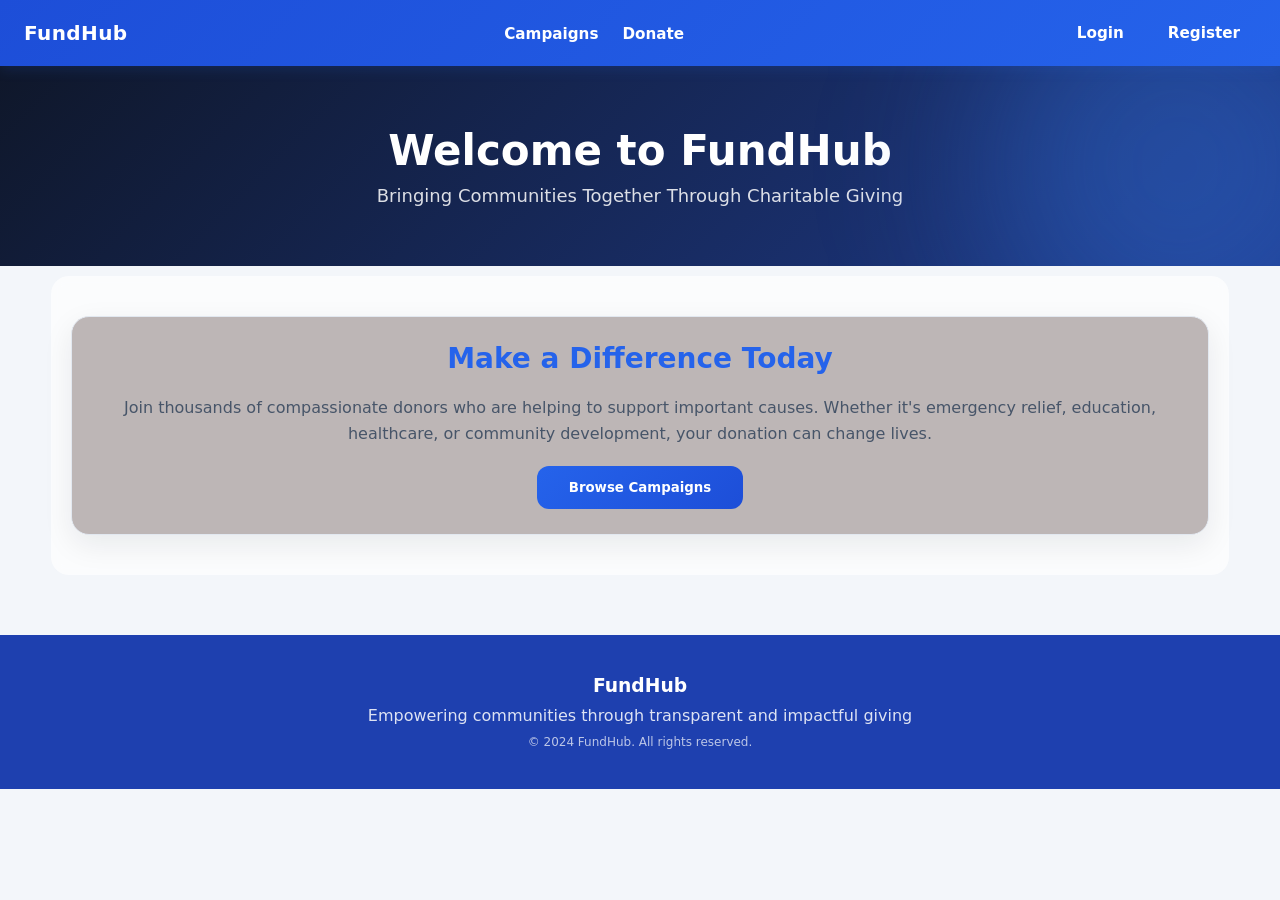
<file: frontend/index.html>
<!DOCTYPE html>
<html lang="en">
<head>
    <meta charset="UTF-8">
    <meta name="viewport" content="width=device-width, initial-scale=1.0">
    <title>FundHub - Fund Collection System</title>
    <link rel="stylesheet" href="style.css">
</head>
<body>

<!-- NAVIGATION BAR -->
<nav class="navbar">
    <a href="index.html" class="logo">FundHub</a>
    
    <ul class="navbar-nav">
        <li><a href="campaigns.html">Campaigns</a></li>
        <li><a href="donation-form.html">Donate</a></li>
    </ul>
    
    <div class="navbar-auth">
        <a href="login.html">Login</a>
        <a href="register.html">Register</a>
        <a href="#" onclick="logout()" class="btn-logout" style="display:none;" id="logoutBtn">Logout</a>
    </div>
</nav>

<!-- HERO HEADER -->
<header class="header">
    <h1>Welcome to FundHub</h1>
    <p>Bringing Communities Together Through Charitable Giving</p>
</header>

<!-- MAIN CONTENT -->
<section class="dashboard" style="text-align: center; padding: 40px 20px;">
    <div class="dashboard-card" style="grid-column: 1/-1;">
        <h2 style="font-size: 28px; margin-bottom: 20px;">Make a Difference Today</h2>
        <p style="font-size: 16px; color: #475569; line-height: 1.6;">
            Join thousands of compassionate donors who are helping to support important causes. 
            Whether it's emergency relief, education, healthcare, or community development, 
            your donation can change lives.
        </p>
        <a href="campaigns.html" style="display: inline-block; margin-top: 20px;">
            <button class="btn-donate" style="width: auto; padding: 14px 32px;">Browse Campaigns</button>
        </a>
    </div>
</section>

<footer style="background: #1e40af; color: white; text-align: center; padding: 40px 20px; margin-top: 60px;">
    <h3>FundHub</h3>
    <p style="opacity: 0.85; margin: 10px 0;">Empowering communities through transparent and impactful giving</p>
    <p style="font-size: 12px; opacity: 0.7;">© 2024 FundHub. All rights reserved.</p>
</footer>

<script src="app.js"></script>
</body>
</html>
</file>
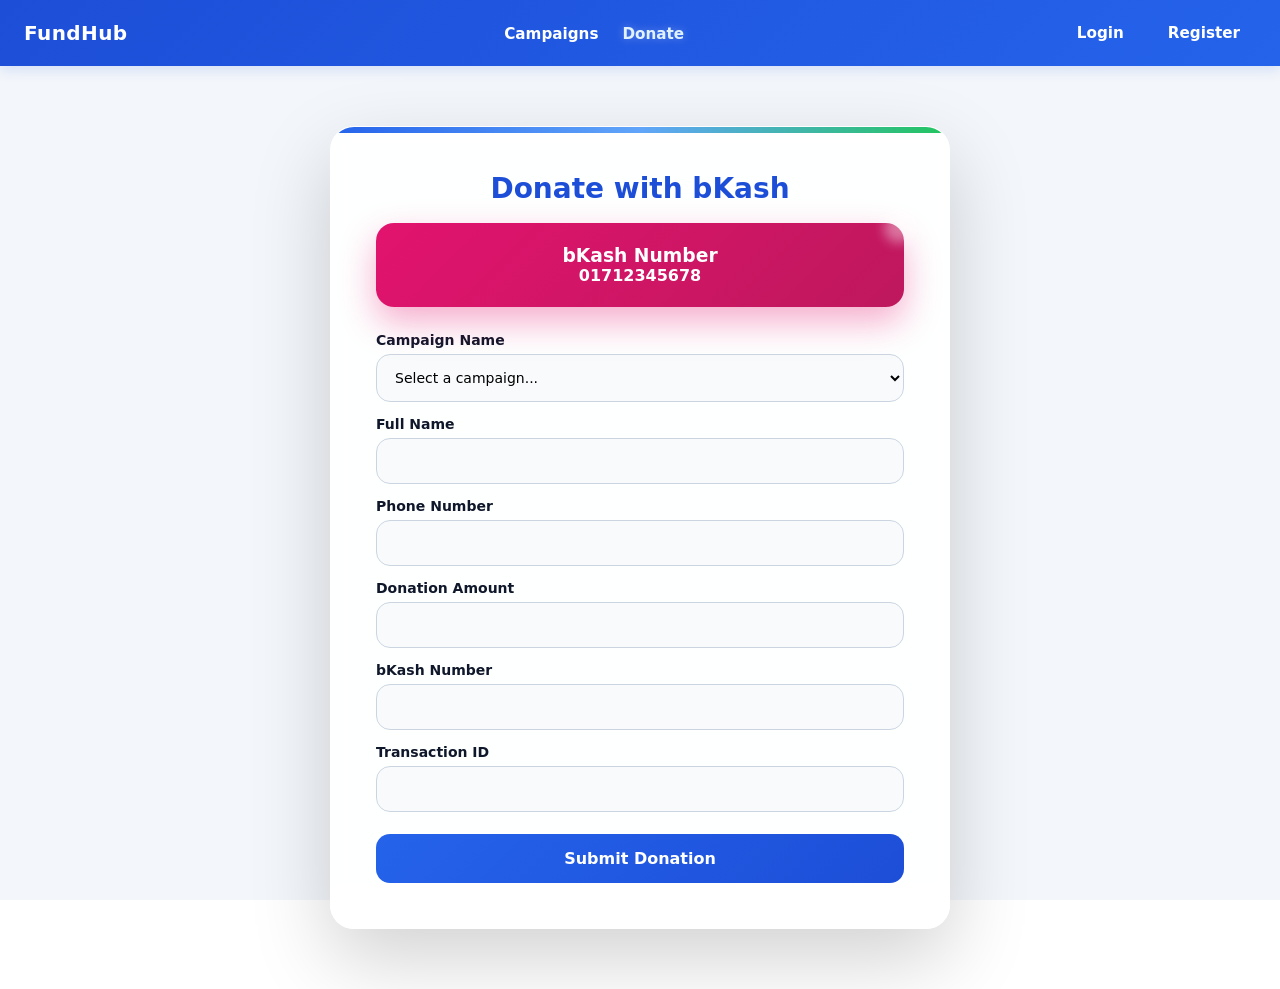
<file: frontend/donation-form.html>
<!DOCTYPE html>
<html lang="en">
<head>
<meta charset="UTF-8">
<meta name="viewport" content="width=device-width, initial-scale=1.0">
<title>Donation Form</title>
<link rel="stylesheet" href="style.css">
</head>

<body>

<!-- NAVIGATION BAR -->
<nav class="navbar">
    <a href="campaigns.html" class="logo">FundHub</a>
    
    <ul class="navbar-nav">
        <li><a href="campaigns.html">Campaigns</a></li>
        <li><a href="donation-form.html" class="active">Donate</a></li>
    </ul>
    
    <div class="navbar-auth">
        <a href="login.html">Login</a>
        <a href="register.html">Register</a>
        <a href="#" onclick="logout()" class="btn-logout" style="display:none;" id="logoutBtn">Logout</a>
    </div>
</nav>

<div class="form-container">

    <h1>Donate with bKash</h1>

    <div class="bkash-box">
        <h3>bKash Number</h3>
        <p>01712345678</p>
    </div>

    <form id="donationForm">

        <label>Campaign Name</label>
        <select id="campaignName" required>
            <option value="">Select a campaign...</option>
            <option value="gaza">Gaza Emergency Appeal</option>
            <option value="flood">Flood Relief Fund</option>
            <option value="education">Education Support Fund</option>
            <option value="medical">Medical Support Fund</option>
        </select>

        <label>Full Name</label>
        <input type="text" id="donorName" required>

        <label>Phone Number</label>
        <input type="tel" id="phone" required>

        <label>Donation Amount</label>
        <input type="number" id="donationAmount" required>

        <label>bKash Number</label>
        <input type="text" id="bkashNumber" required>

        <label>Transaction ID</label>
        <input type="text" id="transactionId" required>

        <button type="submit">Submit Donation</button>

    </form>

</div>

<script src="app.js"></script>

</body>
</html>
</file>
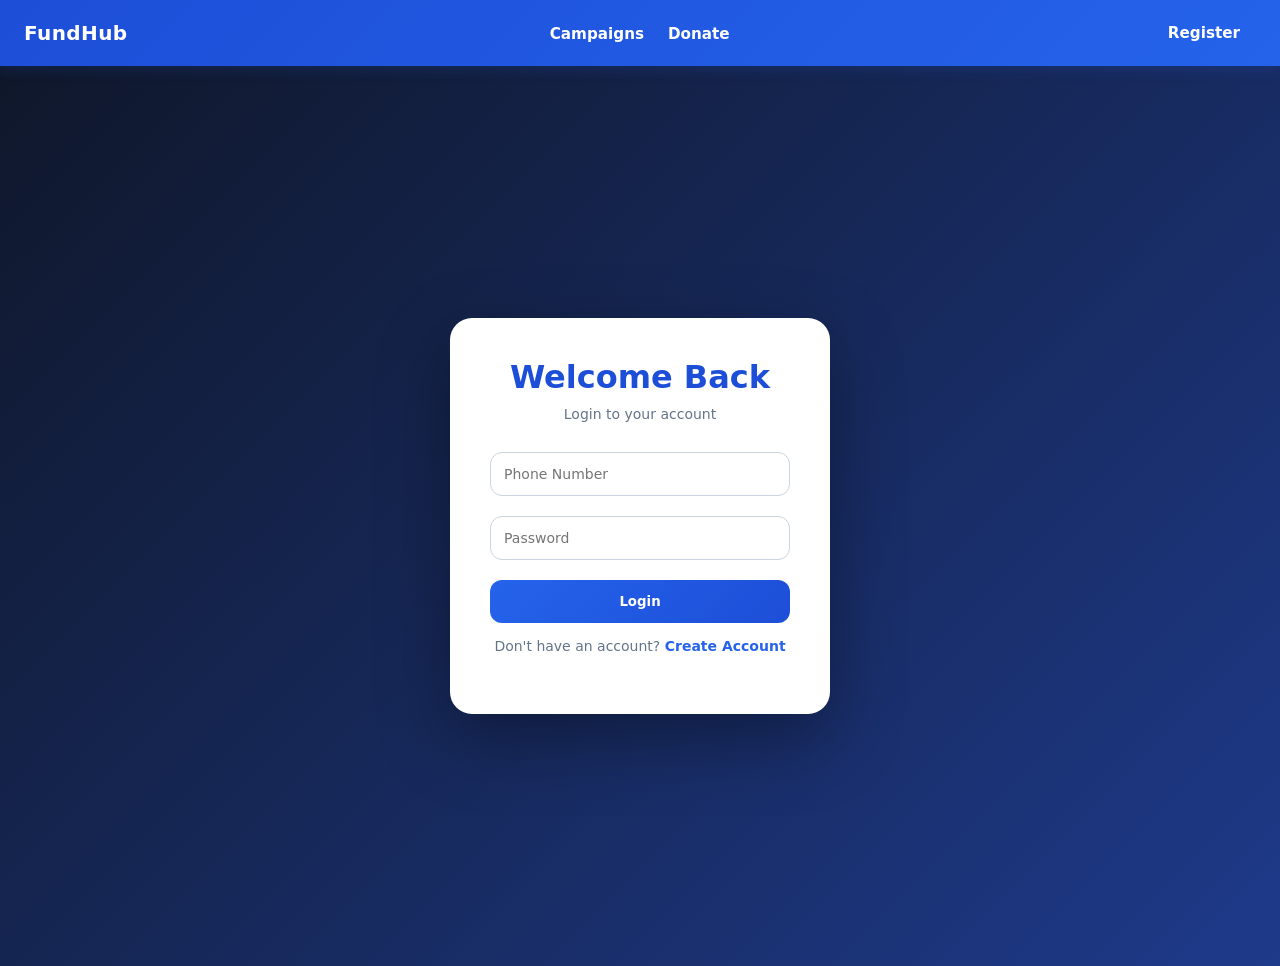
<file: frontend/login.html>
<!DOCTYPE html>
<html>
<head>
<title>Login</title>
<link rel="stylesheet" href="style.css">
</head>

<body>

<!-- NAVIGATION BAR -->
<nav class="navbar">
    <a href="campaigns.html" class="logo">FundHub</a>
    
    <ul class="navbar-nav">
        <li><a href="campaigns.html">Campaigns</a></li>
        <li><a href="donation-form.html">Donate</a></li>
    </ul>
    
    <div class="navbar-auth">
        <a href="register.html">Register</a>
    </div>
</nav>

<div class="auth-container">

    <div class="auth-card">

        <h1>Welcome Back</h1>
        <p>Login to your account</p>

        <input type="text" id="loginPhone" placeholder="Phone Number">
        <input type="password" id="loginPassword" placeholder="Password">

        <button onclick="loginUser()">Login</button>

        <p class="switch-text">
            Don't have an account?
            <a href="register.html">Create Account</a>
        </p>

    </div>

</div>

<script src="app.js"></script>
</body>
</html>

<script src="app.js"></script>

</body>
</html>
</file>
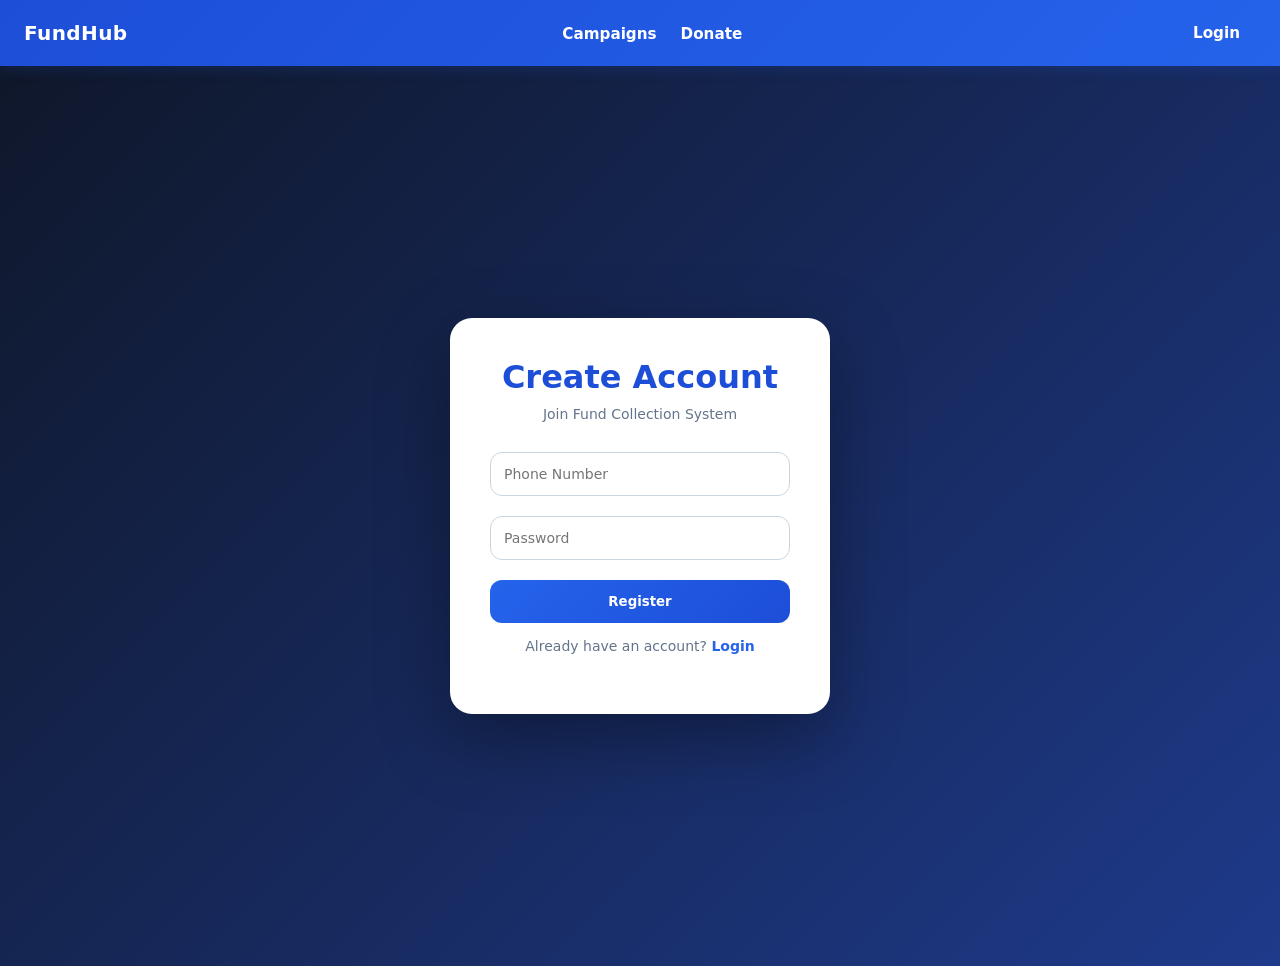
<file: frontend/register.html>
<!DOCTYPE html>
<html>
<head>
<title>Register</title>
<link rel="stylesheet" href="style.css">
</head>

<body>

<!-- NAVIGATION BAR -->
<nav class="navbar">
    <a href="campaigns.html" class="logo">FundHub</a>
    
    <ul class="navbar-nav">
        <li><a href="campaigns.html">Campaigns</a></li>
        <li><a href="donation-form.html">Donate</a></li>
    </ul>
    
    <div class="navbar-auth">
        <a href="login.html">Login</a>
    </div>
</nav>

<div class="auth-container">

    <div class="auth-card">

        <h1>Create Account</h1>
        <p>Join Fund Collection System</p>

        <input type="text" id="phone" placeholder="Phone Number">
        <input type="password" id="password" placeholder="Password">

        <button onclick="registerUser()">Register</button>

        <p class="switch-text">
            Already have an account?
            <a href="login.html">Login</a>
        </p>

    </div>

</div>

<script src="app.js"></script>
</body>
</html>

<script src="app.js"></script>

</body>
</html>
</file>
<file: frontend/style.css>
/* =========================
   NAVIGATION BAR
========================= */

.navbar {
    width: 100%;
    background: linear-gradient(135deg, #1d4ed8, #2563eb);
    padding: 16px 24px;
    display: flex;
    justify-content: space-between;
    align-items: center;
    box-shadow: 0 4px 12px rgba(37, 99, 235, 0.15);
    position: sticky;
    top: 0;
    z-index: 1000;
}

.navbar .logo {
    font-size: 20px;
    font-weight: 900;
    color: white;
    text-decoration: none;
    letter-spacing: 0.02em;
}

.navbar-nav {
    display: flex;
    gap: 24px;
    align-items: center;
    list-style: none;
}

.navbar-nav a {
    color: white;
    text-decoration: none;
    font-weight: 600;
    font-size: 0.95rem;
    transition: color 0.3s ease, text-shadow 0.3s ease;
}

.navbar-nav a:hover,
.navbar-nav a.active {
    color: #e0f2fe;
    text-shadow: 0 0 8px rgba(255, 255, 255, 0.3);
}

.search-bar {
    display: flex;
    gap: 8px;
    align-items: center;
    background: rgba(255, 255, 255, 0.2);
    padding: 10px 16px;
    border-radius: 8px;
    border: 1px solid rgba(255, 255, 255, 0.3);
    transition: all 0.3s ease;
}

.search-bar:focus-within {
    background: rgba(255, 255, 255, 0.3);
    border-color: rgba(255, 255, 255, 0.6);
}

.search-bar input {
    background: transparent;
    border: none;
    color: white;
    outline: none;
    font-size: 0.9rem;
    width: 200px;
}

.search-bar input::placeholder {
    color: rgba(255, 255, 255, 0.7);
}

.search-bar button {
    background: white;
    border: none;
    color: #1d4ed8;
    padding: 6px 12px;
    border-radius: 6px;
    cursor: pointer;
    font-weight: 600;
    font-size: 0.85rem;
    transition: all 0.3s ease;
}

.search-bar button:hover {
    background: #e0f2fe;
    transform: scale(1.05);
}

.navbar-auth {
    display: flex;
    gap: 12px;
}

.navbar-auth a {
    color: white;
    text-decoration: none;
    font-weight: 600;
    font-size: 0.95rem;
    padding: 8px 16px;
    border-radius: 6px;
    transition: all 0.3s ease;
}

.navbar-auth a:hover {
    background: rgba(255, 255, 255, 0.2);
    color: #e0f2fe;
}

.navbar-auth a.btn-logout {
    background: rgba(255, 255, 255, 0.2);
    border: 1px solid rgba(255, 255, 255, 0.4);
}

.navbar-auth a.btn-logout:hover {
    background: #ef4444;
    border-color: #ef4444;
}

@media (max-width: 768px) {
    .navbar {
        flex-wrap: wrap;
        gap: 12px;
    }
    
    .navbar-nav {
        order: 3;
        width: 100%;
        flex-wrap: wrap;
        gap: 12px;
    }
    
    .search-bar {
        order: 2;
    }
    
    .search-bar input {
        width: 150px;
    }
    
    .navbar-auth {
        order: 1;
    }
}

/* =========================
   AUTH BACKGROUND
========================= */

.auth-container {
    height: 100vh;
    display: flex;
    justify-content: center;
    align-items: center;
    background: linear-gradient(135deg, #0f172a, #1e3a8a);
    padding: 20px;
}

/* =========================
   AUTH CARD
========================= */

.auth-card {
    width: 380px;
    background: white;
    padding: 40px;
    border-radius: 22px;
    box-shadow: 0 25px 70px rgba(0,0,0,0.35);
    text-align: center;
    animation: fadeIn 0.5s ease;
}

/* Animation */
@keyframes fadeIn {
    from {
        transform: translateY(20px);
        opacity: 0;
    }
    to {
        transform: translateY(0);
        opacity: 1;
    }
}

/* Title */
.auth-card h1 {
    color: #1d4ed8;
    margin-bottom: 10px;
}

/* Subtitle */
.auth-card p {
    color: #64748b;
    margin-bottom: 20px;
    font-size: 14px;
}

/* Inputs */
.auth-card input {
    width: 100%;
    padding: 13px;
    margin: 10px 0;
    border: 1px solid #cbd5e1;
    border-radius: 12px;
    outline: none;
    transition: 0.3s;
    font-size: 14px;
}

.auth-card input:focus {
    border-color: #2563eb;
    box-shadow: 0 0 10px rgba(37,99,235,0.25);
}

/* Button */
.auth-card button {
    width: 100%;
    padding: 14px;
    margin-top: 10px;
    border: none;
    border-radius: 12px;
    background: linear-gradient(135deg, #2563eb, #1d4ed8);
    color: white;
    font-weight: bold;
    cursor: pointer;
    transition: 0.3s;
}

.auth-card button:hover {
    transform: scale(1.03);
    box-shadow: 0 10px 25px rgba(37,99,235,0.3);
}

/* Switch text */
.switch-text {
    margin-top: 15px;
    font-size: 13px;
}

.switch-text a {
    color: #2563eb;
    font-weight: bold;
    text-decoration: none;
}

.switch-text a:hover {
    text-decoration: underline;
}
/* =========================
   RESET + BASE
========================= */

* {
    margin: 0;
    padding: 0;
    box-sizing: border-box;
    font-family: "Segoe UI", system-ui, Arial, sans-serif;
}

/* =========================
   BACKGROUND IMAGE
========================= */

body {
    background: url("https://tse4.mm.bing.net/th/id/OIP.2gDg4kxXv0zBsLrwG5WKsgHaH5?pid=Api&h=220&P=0")
    no-repeat center center fixed;
    background-size: cover;
    color: #0f172a;
}

/* soft overlay */
body::before {
    content: "";
    position: fixed;
    top: 0;
    left: 0;
    width: 100%;
    height: 100%;
    background: rgba(241, 245, 249, 0.85);
    z-index: -1;
}

/* =========================
   HEADER
========================= */

.header {
    background: linear-gradient(135deg, #0f172a, #1e3a8a);
    color: white;
    text-align: center;
    padding: 60px 20px;
    position: relative;
    overflow: hidden;
}

.header h1 {
    font-size: 42px;
    font-weight: 700;
}

.header p {
    margin-top: 10px;
    font-size: 18px;
    opacity: 0.85;
}

/* glow effect */
.header::after {
    content: "";
    position: absolute;
    width: 400px;
    height: 400px;
    background: rgba(59,130,246,0.3);
    top: -100px;
    right: -100px;
    border-radius: 50%;
    filter: blur(80px);
}

/* =========================
   DASHBOARD (GLASS EFFECT FIXED)
========================= */

.dashboard {
    width: 92%;
    max-width: 1200px;
    margin: 10px auto;
    display: grid;
    grid-template-columns: repeat(auto-fit, minmax(220px, 1fr));
    gap: 20px;

    backdrop-filter: blur(6px);
    -webkit-backdrop-filter: blur(6px);
    background: rgba(255, 255, 255, 0.65);
    border-radius: 18px;
    padding: 10px;
}

/* =========================
   DASHBOARD CARD
========================= */

.dashboard-card {
    background: rgba(182, 175, 175, 0.9);
    padding: 25px;
    border-radius: 18px;
    text-align: center;
    box-shadow: 0 10px 30px rgba(15,23,42,0.08);
    border: 1px solid #e2e8f0;
}

.dashboard-card h2 {
    color: #2563eb;
    font-size: 34px;
}

/* =========================
   CAMPAIGN GRID
========================= */

.campaign-grid {
    width: 100%;
    max-width: 1200px;
    margin: 30px auto;
    display: grid;
    grid-template-columns: repeat(auto-fit, minmax(280px, 1fr));
    gap: 20px;
    padding: 0 20px;
}

/* =========================
   CAMPAIGN (GLASS EFFECT FIXED)
========================= */

/* =========================
   CAMPAIGN CARD
========================= */

.campaign{
    width: 80%;
    max-width: 800px;
    margin: 35px auto;

    background: rgba(255,255,255,0.9);

    border-radius: 22px;
    overflow: hidden;

    box-shadow: 0 15px 40px rgba(15,23,42,0.12);

    backdrop-filter: blur(6px);
    -webkit-backdrop-filter: blur(6px);

    transition: 0.3s;
}

.campaign:hover{
    transform: translateY(-6px);
}

/* SMALLER IMAGE */

.campaign img{
    width:100%;
    height:300px;
    object-fit:cover;
    display:block;
}

/* =========================
   CONTENT
========================= */

.content {
    padding: 16px;
}

.content h2 {
    font-size: 18px;
    margin: 8px 0;
}

.content p {
    color: #475569;
    line-height: 1.7;
}

/* =========================
   TAGS
========================= */

.tag {
    display: inline-block;
    padding: 6px 14px;
    border-radius: 999px;
    font-size: 12px;
    font-weight: 600;
    color: white;
}

.emergency { background: #ef4444; }
.flood { background: #3b82f6; }
.education { background: #8b5cf6; }
.health { background: #10b981; }

/* =========================
   MONEY BOX
========================= */

.money-box {
    display: flex;
    gap: 15px;
    margin: 18px 0;
}

.money-box div {
    flex: 1;
    background: rgba(159, 166, 235, 0.9);
    padding: 16px;
    border-radius: 14px;
    text-align: center;
    border: 1px solid #e2e8f0;
}

.money-box h3 {
    color: #2563eb;
    font-size: 20px;
}

/* =========================
   PROGRESS BAR
========================= */

.progress-container {
    width: 100%;
    height: 14px;
    background: #cbcdcf;
    border-radius: 999px;
    overflow: hidden;
    margin: 15px 0;
}

.progress-bar {
    height: 100%;
    width: 0%;
    background: linear-gradient(90deg,#2563eb,#60a5fa);
    transition: 0.6s ease;
}

/* =========================
   STATS
========================= */

.stats-card {
    display: flex;
    gap: 15px;
    margin: 18px 0;
}

.stats-card div {
    flex: 1;
    background: rgba(255,255,255,0.9);
    padding: 14px;
    border-radius: 14px;
    text-align: center;
    border: 1px solid #e2e8f0;
}

.stats-card h3 {
    color: #1d4ed8;
    font-size: 18px;
}

/* =========================
   BUTTON
========================= */

.btn-donate {
    width: 100%;
    padding: 14px;
    border-radius: 12px;
    background: linear-gradient(135deg,#2563eb,#1d4ed8);
    color: white;
    border: none;
    cursor: pointer;
    font-weight: 600;
}

.btn-donate:hover {
    transform: scale(1.02);
    box-shadow: 0 10px 20px rgba(37,99,235,0.3);
}

/* =========================
   LOGIN / REGISTER BOX
========================= */

.box {
    width: 400px;
    max-width: 90%;
    margin: 90px auto;
    background: rgba(255,255,255,0.9);
    padding: 40px;
    border-radius: 18px;
    box-shadow: 0 20px 50px rgba(15,23,42,0.15);
    text-align: center;
}

/* =========================
   FORM
========================= */

.form-container {
    width: 92%;
    max-width: 650px;
    margin: 50px auto;
    background: rgba(255,255,255,0.9);
    padding: 35px;
    border-radius: 18px;
    box-shadow: 0 20px 50px rgba(15,23,42,0.15);
}

/* =========================
   RESPONSIVE
========================= */

@media (max-width: 768px) {

    .campaign{
        width:95%;
    }

    .header h1 {
        font-size: 28px;
    }

    .campaign-grid {
        grid-template-columns: 1fr;
        padding: 0 15px;
    }

    .campaign img {
        height: 220px;
    }

    .money-box,
    .stats-card {
        flex-direction: column;
    }

    .navbar {
        flex-wrap: wrap;
        gap: 12px;
    }

    .navbar-nav {
        order: 3;
        width: 100%;
        flex-wrap: wrap;
        gap: 10px;
    }

    .search-bar {
        order: 2;
        width: 100%;
    }

    .search-bar input {
        width: 100% !important;
    }

    .navbar-auth {
        order: 1;
        width: 100%;
        flex-wrap: wrap;
    }
    .dashboard{
        width:95%;
        grid-template-columns:1fr;
    }
}
/* =========================
   DONATION FORM - PREMIUM REAL STYLE
========================= */

.form-container {
    width: 92%;
    max-width: 620px;
    margin: 60px auto;
    padding: 45px;
    border-radius: 24px;

    background: rgba(255, 255, 255, 0.92);
    backdrop-filter: blur(10px);
    -webkit-backdrop-filter: blur(10px);

    box-shadow: 0 30px 80px rgba(0, 0, 0, 0.18);
    border: 1px solid rgba(255,255,255,0.4);
    position: relative;
    overflow: hidden;
}

/* top glowing stripe */
.form-container::before {
    content: "";
    position: absolute;
    top: 0;
    left: 0;
    height: 6px;
    width: 100%;
    background: linear-gradient(90deg, #2563eb, #60a5fa, #22c55e);
}

/* Title */
.form-container h1 {
    text-align: center;
    font-size: 28px;
    color: #1d4ed8;
    margin-bottom: 18px;
    font-weight: 700;
}

/* BKASH CARD (premium look) */
.bkash-box {
    background: linear-gradient(135deg, #e2136e, #be185d);
    color: white;
    text-align: center;
    padding: 22px;
    border-radius: 18px;
    margin-bottom: 25px;
    font-weight: 600;

    box-shadow: 0 15px 35px rgba(226, 19, 110, 0.35);
    position: relative;
}

/* small glow dot */
.bkash-box::after {
    content: "";
    position: absolute;
    top: -10px;
    right: -10px;
    width: 30px;
    height: 30px;
    background: rgba(255,255,255,0.4);
    border-radius: 50%;
    filter: blur(6px);
}

/* labels */
.form-container label {
    display: block;
    margin-top: 14px;
    font-weight: 600;
    color: #0f172a;
    font-size: 14px;
}

/* inputs */
.form-container input,
.form-container select,
.form-container textarea {
    width: 100%;
    padding: 14px;
    margin-top: 6px;

    border-radius: 14px;
    border: 1px solid #cbd5e1;
    background: #f8fafc;

    outline: none;
    transition: 0.25s ease;
    font-size: 14px;
}

/* focus effect */
.form-container input:focus,
.form-container select:focus,
.form-container textarea:focus {
    border-color: #2563eb;
    background: #ffffff;
    box-shadow: 0 0 15px rgba(37,99,235,0.2);
}

/* submit button (premium CTA style) */
.form-container button {
    width: 100%;
    margin-top: 22px;
    padding: 15px;

    border: none;
    border-radius: 14px;

    background: linear-gradient(135deg, #2563eb, #1d4ed8);
    color: white;

    font-size: 16px;
    font-weight: 700;
    cursor: pointer;

    transition: 0.3s ease;
}

/* hover animation */
.form-container button:hover {
    transform: translateY(-3px);
    box-shadow: 0 15px 30px rgba(37,99,235,0.35);
}

/* active click */
.form-container button:active {
    transform: scale(0.98);
}

/* small mobile fix */
@media (max-width: 600px) {
    .form-container {
        padding: 30px;
        margin: 30px auto;
    }

    .form-container h1 {
        font-size: 24px;
    }
}
</file>
